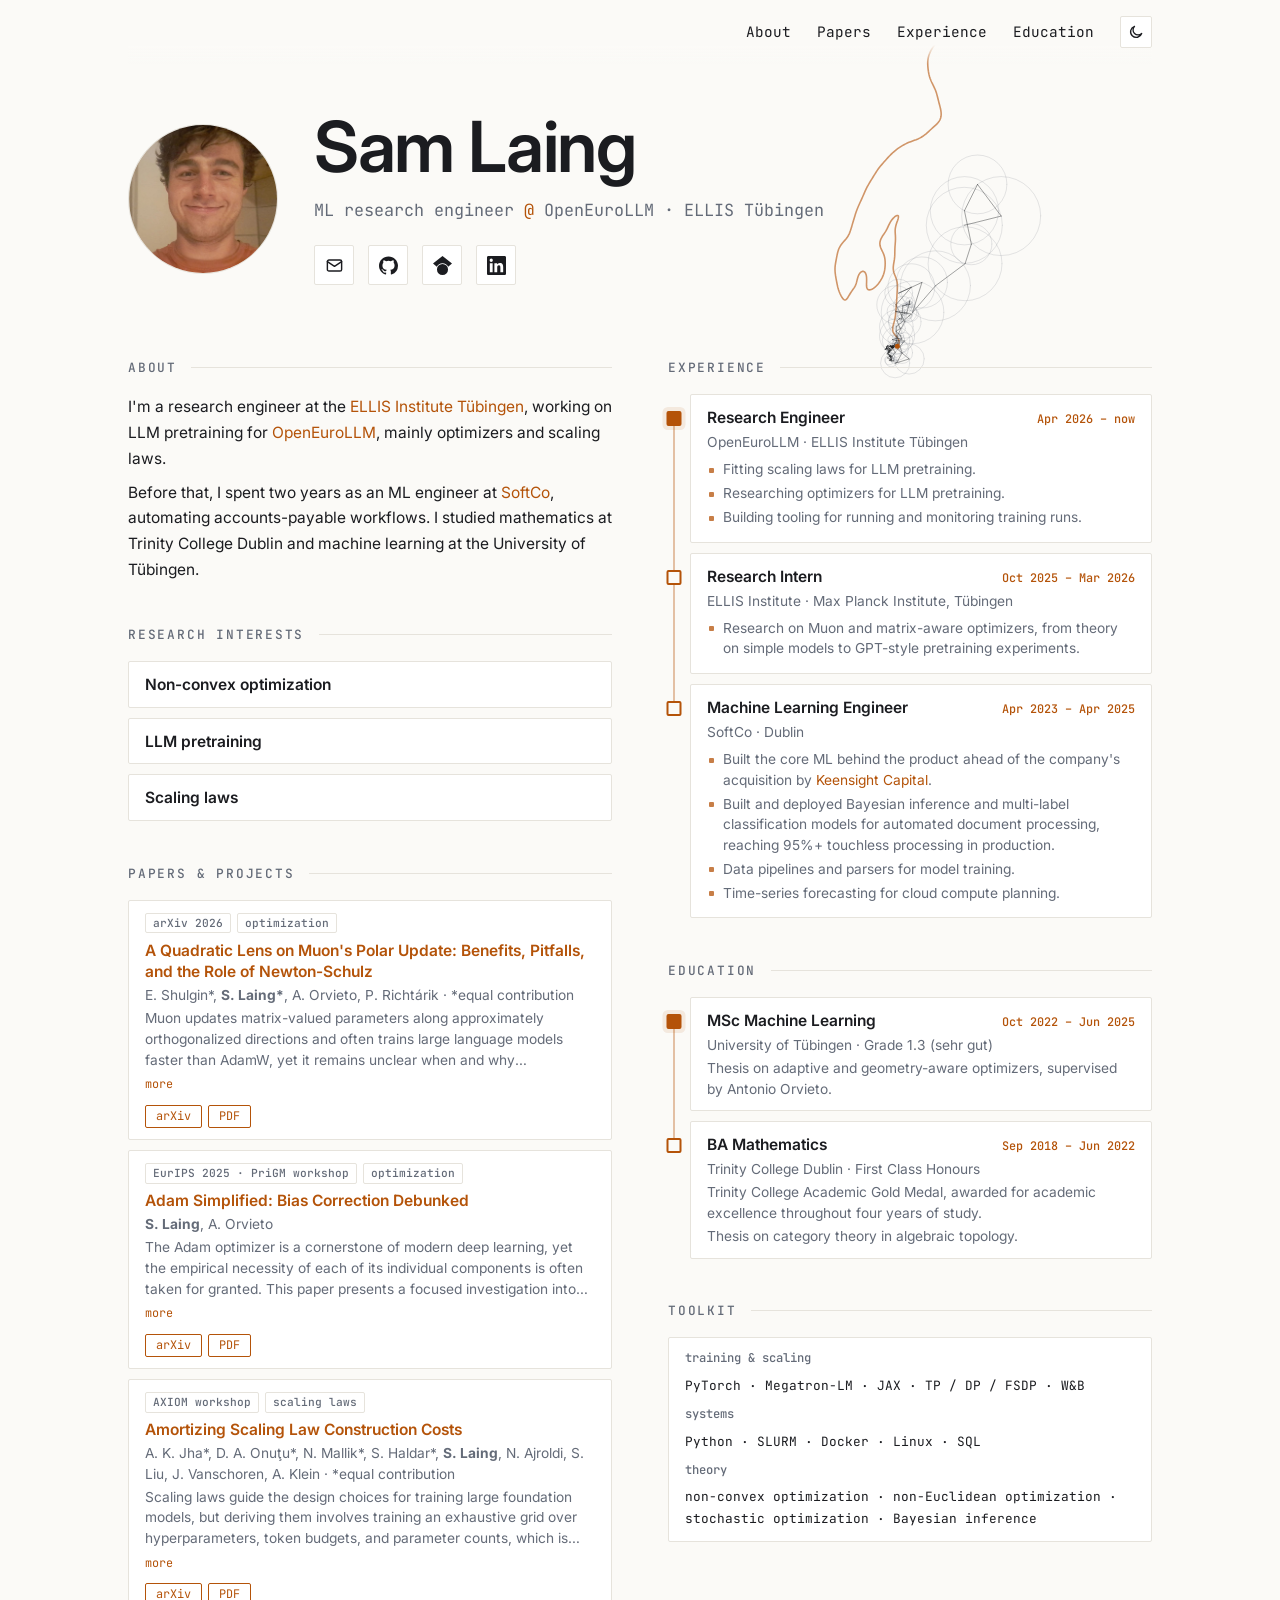
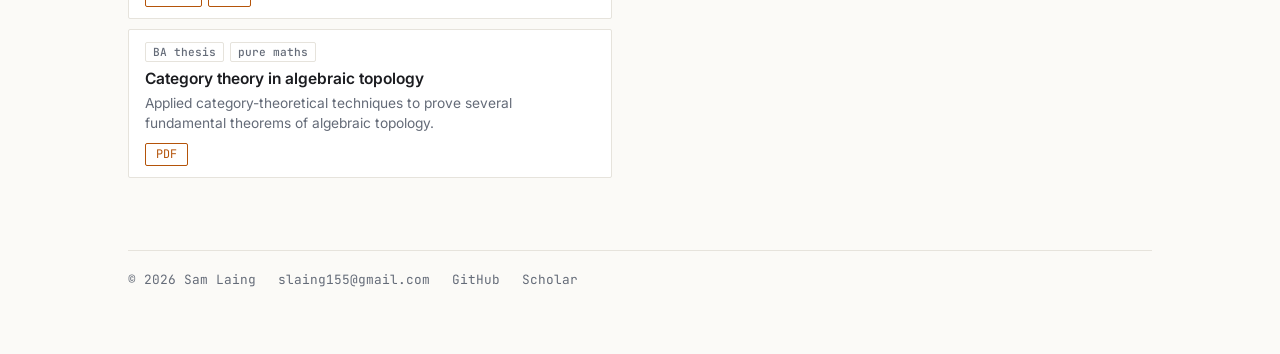
<file: index.html>
<!DOCTYPE html>
<html lang="en" data-theme="light">
<head>
<meta charset="UTF-8">
<meta name="viewport" content="width=device-width, initial-scale=1.0">
<title>Sam Laing</title>
<meta name="description" content="Research engineer working on LLM pretraining and optimization.">
<meta name="author" content="Sam Laing">
<link rel="preconnect" href="https://fonts.googleapis.com">
<link rel="preconnect" href="https://fonts.gstatic.com" crossorigin>
<link href="https://fonts.googleapis.com/css2?family=Inter:wght@400;500;600&family=JetBrains+Mono:wght@400;500;700&display=swap" rel="stylesheet">
<script>
  // apply saved theme before first paint
  try { var t = localStorage.getItem('theme'); if (t) document.documentElement.setAttribute('data-theme', t); } catch (e) {}
</script>
<style>
/* ---------- design tokens ---------- */
:root {
  --bg: #0e0f13;
  --card: #16181e;
  --card-hover: #1c1f27;
  --fg: #e7e9ee;
  --muted: #8b92a1;
  --rule: #262a33;
  --accent: #f5a524;
  --accent-soft: rgba(245, 165, 36, .14);
  --mono: 'JetBrains Mono', ui-monospace, SFMono-Regular, Menlo, monospace;
  --sans: 'Inter', system-ui, -apple-system, 'Segoe UI', sans-serif;
}
:root[data-theme="light"] {
  --bg: #fbfaf7;
  --card: #ffffff;
  --card-hover: #fffaf0;
  --fg: #1b1c20;
  --muted: #646b78;
  --rule: #e6e3dc;
  --accent: #b45309;
  --accent-soft: rgba(180, 83, 9, .1);
}

/* ---------- base ---------- */
* { box-sizing: border-box; }
html { scroll-behavior: smooth; -webkit-text-size-adjust: 100%; }
body {
  margin: 0;
  background: var(--bg);
  color: var(--fg);
  font-family: var(--sans);
  font-size: 15.5px;
  line-height: 1.65;
  -webkit-font-smoothing: antialiased;
  transition: background .25s ease, color .25s ease;
}
::selection { background: var(--accent-soft); }
a { color: var(--accent); text-decoration: none; }
a:hover { text-decoration: underline; text-underline-offset: 3px; }
p { margin: .55rem 0; }
h2 {
  font-family: var(--mono);
  font-size: .8rem;
  font-weight: 500;
  text-transform: uppercase;
  letter-spacing: .14em;
  color: var(--muted);
  margin: 2.6rem 0 1rem;
  display: flex;
  align-items: center;
  gap: .9rem;
}
h2::after { content: ""; flex: 1; height: 1px; background: var(--rule); }
.col > h2:first-child { margin-top: 0; }

.wrap {
  position: relative;
  z-index: 1;
  max-width: 1080px;
  margin: 0 auto;
  padding: 0 28px 64px;
}

/* ---------- top nav ---------- */
.topnav {
  position: sticky;
  top: 0;
  z-index: 10;
  display: flex;
  justify-content: flex-end;
  align-items: center;
  gap: 26px;
  padding: 16px 0;
  font-family: var(--mono);
  font-size: .9rem;
  background: linear-gradient(to bottom, var(--bg) 70%, transparent);
}
.topnav a { color: var(--fg); }
.topnav a:hover { color: var(--accent); text-decoration: none; }
.theme-toggle {
  display: inline-grid;
  place-items: center;
  width: 32px; height: 32px;
  padding: 0;
  border: 1px solid var(--rule);
  border-radius: 2px;
  background: var(--card);
  color: var(--fg);
  cursor: pointer;
}
.theme-toggle:hover { border-color: var(--accent); color: var(--accent); }
.theme-toggle svg { width: 16px; height: 16px; }

/* ---------- hero ---------- */
.hero {
  display: flex;
  align-items: center;
  gap: 36px;
  margin-top: 48px;
}
.hero-text { max-width: 540px; }
.hero h1 {
  margin: 0;
  font-size: clamp(2.6rem, 6.5vw, 4.4rem);
  font-weight: 600;
  line-height: 1;
  letter-spacing: -.02em;
}
.tagline {
  margin: .9rem 0 0;
  font-family: var(--mono);
  font-size: clamp(.85rem, 1.8vw, 1.05rem);
  color: var(--muted);
}
.tagline .hl { color: var(--accent); }
.hero-icons { display: flex; gap: 14px; margin-top: 1.3rem; }
.hero-icons a {
  display: inline-grid;
  place-items: center;
  width: 40px; height: 40px;
  border: 1px solid var(--rule);
  border-radius: 2px;
  background: var(--card);
  color: var(--fg);
  transition: color .2s ease, border-color .2s ease, transform .2s ease;
}
.hero-icons a:hover { color: var(--accent); border-color: var(--accent); transform: translateY(-2px); text-decoration: none; }
.hero-icons svg { width: 19px; height: 19px; }
.avatar {
  width: 150px; height: 150px;
  flex: 0 0 auto;
  border-radius: 50%;
  object-fit: cover;
  border: 1px solid var(--rule);
}

/* ---------- cartoon background: Fourier epicycles (fourier.js, data from trace/trace.py) ---------- */
.bg-stage {
  position: absolute;
  top: 0; left: 0;
  width: 100%; height: 460px;
  z-index: 0;
  overflow: hidden;
  pointer-events: none;
}
.bg-stage canvas {
  position: absolute;
  top: 0;
  left: calc(50% + 120px);           /* the empty space right of the hero text */
  width: 400px; height: 420px;
}

/* ---------- grid ---------- */
.grid {
  display: grid;
  grid-template-columns: 1fr 1fr;
  gap: 24px 56px;
  margin-top: 72px;
}

/* ---------- card (one style, used everywhere) ---------- */
.card {
  position: relative;
  padding: 12px 16px 11px;
  background: var(--card);
  border: 1px solid var(--rule);
  border-radius: 2px;
  transition: border-color .2s ease, background .2s ease;
}
.card:hover { border-color: var(--accent); background: var(--card-hover); }
.card h3 { margin: 0; font-size: .97rem; font-weight: 600; line-height: 1.4; }
.card .sub { margin: .15rem 0 0; font-size: .86rem; color: var(--muted); line-height: 1.5; }
.stack { display: grid; gap: 10px; }

/* tags + small buttons */
.tags { display: flex; flex-wrap: wrap; gap: 6px; margin-bottom: .4rem; }
.tag {
  font-family: var(--mono);
  font-size: .7rem;
  font-weight: 500;
  padding: 0 7px;
  border: 1px solid var(--rule);
  border-radius: 2px;
  color: var(--muted);
}
.btns { display: flex; flex-wrap: wrap; gap: 6px; margin-top: .55rem; }
.btns a {
  font-family: var(--mono);
  font-size: .74rem;
  padding: 1px 10px;
  border: 1px solid var(--accent);
  border-radius: 2px;
}
.btns a:hover { background: var(--accent); color: var(--bg); text-decoration: none; }

/* paper abstracts: three lines, click to read the rest */
.abstract { display: -webkit-box; -webkit-line-clamp: 3; -webkit-box-orient: vertical; overflow: hidden; cursor: pointer; }
.abstract.open { display: block; }
.more { padding: 0; border: 0; background: none; font-family: var(--mono); font-size: .74rem; color: var(--accent); cursor: pointer; }
.more:hover { text-decoration: underline; text-underline-offset: 3px; }

/* bullet points inside cards */
.pts { margin: .4rem 0 .1rem; padding: 0; list-style: none; }
.pts li { position: relative; margin: .2rem 0; padding-left: 1rem; font-size: .86rem; line-height: 1.5; color: var(--muted); }
.pts li::before { content: ""; position: absolute; left: .1rem; top: .62em; width: 5px; height: 5px; border-radius: 1px; background: var(--accent); opacity: .75; }

/* toolkit */
.skills { display: grid; gap: 10px; }
.skills h3 { margin: 0 0 .45rem; font-family: var(--mono); font-size: .76rem; font-weight: 500; color: var(--muted); text-transform: lowercase; }
.skills p { margin: 0; font-family: var(--mono); font-size: .8rem; line-height: 1.7; }

/* ---------- timeline ---------- */
.timeline { position: relative; padding-left: 22px; display: grid; gap: 10px; }
.tl-item { position: relative; }
.tl-item::before {                                   /* dot */
  content: "";
  position: absolute;
  left: -22px; top: 17px;
  width: 11px; height: 11px;
  transform: translateX(-50%) translateX(6px);
  border-radius: 2px;
  background: var(--bg);
  border: 2px solid var(--accent);
  z-index: 1;
}
.tl-item::after {                                    /* rail down to the next dot */
  content: "";
  position: absolute;
  left: -16px; top: 27px;
  width: 2px;
  height: calc(100% + 1px);
  transform: translateX(-50%);
  background: var(--accent);
  opacity: .35;
}
.tl-item:last-child::after { display: none; }
.tl-item.now::before { background: var(--accent); box-shadow: 0 0 0 4px var(--accent-soft); }
.tl-row { display: flex; justify-content: space-between; align-items: baseline; gap: 12px; }
.when { font-family: var(--mono); font-size: .74rem; font-weight: 500; color: var(--accent); white-space: nowrap; }

/* ---------- footer ---------- */
footer {
  margin-top: 72px;
  padding-top: 18px;
  border-top: 1px solid var(--rule);
  display: flex;
  flex-wrap: wrap;
  gap: 8px 22px;
  font-family: var(--mono);
  font-size: .8rem;
  color: var(--muted);
}
footer a { color: var(--muted); }
footer a:hover { color: var(--accent); }

/* ---------- responsive ---------- */
@media (max-width: 960px) {
  .bg-stage canvas { left: auto; right: -40px; opacity: .6; }
}
@media (max-width: 820px) {
  .grid { grid-template-columns: 1fr; margin-top: 48px; }
}
@media (max-width: 560px) {
  .wrap { padding: 0 16px 48px; }
  .hero { flex-direction: column; align-items: flex-start; gap: 22px; margin-top: 16px; }
  .avatar { width: 104px; height: 104px; }
  .topnav { gap: 16px; }
  .tl-row { flex-wrap: wrap; gap: 0 12px; }
  .bg-stage canvas { width: 260px; height: 280px; right: -30px; }
}
@media (prefers-reduced-motion: reduce) {
  * { transition: none !important; }
}
</style>
</head>
<body>
<div class="bg-stage" aria-hidden="true"><canvas id="bg-canvas"></canvas></div>

<div class="wrap">
  <nav class="topnav">
    <a href="#about">About</a>
    <a href="#projects">Papers</a>
    <a href="#experience">Experience</a>
    <a href="#education">Education</a>
    <button type="button" class="theme-toggle" id="theme-toggle"></button>
  </nav>

  <header class="hero">
    <img class="avatar" src="profile_photo.png" alt="Sam Laing">
    <div class="hero-text">
      <h1>Sam Laing</h1>
      <p class="tagline">ML research engineer <span class="hl">@</span> OpenEuroLLM · ELLIS Tübingen</p>
      <div class="hero-icons">
        <a href="mailto:slaing155@gmail.com" aria-label="Email" title="Email"><svg viewBox="0 0 24 24" fill="none" stroke="currentColor" stroke-width="1.8" stroke-linecap="round" stroke-linejoin="round"><rect x="3" y="5" width="18" height="14" rx="2"/><path d="m3 7 9 6 9-6"/></svg></a>
        <a href="https://github.com/sam-laing" target="_blank" rel="noopener" aria-label="GitHub" title="GitHub"><svg viewBox="0 0 24 24" fill="currentColor"><path d="M12 .5C5.37.5 0 5.78 0 12.29c0 5.2 3.44 9.6 8.21 11.16.6.11.82-.25.82-.56 0-.28-.01-1.02-.02-2-3.34.72-4.04-1.58-4.04-1.58-.55-1.36-1.33-1.73-1.33-1.73-1.09-.73.08-.72.08-.72 1.2.08 1.84 1.22 1.84 1.22 1.07 1.8 2.81 1.28 3.5.98.11-.76.42-1.28.76-1.58-2.67-.3-5.47-1.31-5.47-5.83 0-1.29.47-2.34 1.24-3.17-.13-.3-.54-1.52.12-3.17 0 0 1.01-.32 3.3 1.21a11.6 11.6 0 0 1 6 0c2.29-1.53 3.3-1.21 3.3-1.21.66 1.65.25 2.87.12 3.17.77.83 1.24 1.88 1.24 3.17 0 4.53-2.81 5.53-5.49 5.82.43.36.81 1.08.81 2.18 0 1.58-.01 2.85-.01 3.24 0 .31.21.68.83.56A12.02 12.02 0 0 0 24 12.29C24 5.78 18.63.5 12 .5Z"/></svg></a>
        <a href="https://scholar.google.com/citations?hl=en&amp;view_op=list_works&amp;user=IAvRO34AAAAJ" target="_blank" rel="noopener" aria-label="Google Scholar" title="Google Scholar"><svg viewBox="0 0 24 24" fill="currentColor"><path d="M12 24a7 7 0 1 1 0-14 7 7 0 0 1 0 14zm0-24L0 9.5l4.838 3.94A8 8 0 0 1 12 9a8 8 0 0 1 7.162 4.44L24 9.5z"/></svg></a>
        <a href="https://www.linkedin.com/in/sam-laing-196403214/" target="_blank" rel="noopener" aria-label="LinkedIn" title="LinkedIn"><svg viewBox="0 0 24 24" fill="currentColor"><path d="M20.45 20.45h-3.56v-5.57c0-1.33-.02-3.04-1.85-3.04-1.85 0-2.14 1.45-2.14 2.94v5.67H9.34V9h3.42v1.56h.05c.48-.9 1.64-1.85 3.37-1.85 3.6 0 4.27 2.37 4.27 5.46v6.28zM5.34 7.43a2.06 2.06 0 1 1 0-4.13 2.06 2.06 0 0 1 0 4.13zM7.12 20.45H3.56V9h3.56v11.45zM22.22 0H1.77C.79 0 0 .77 0 1.73v20.54C0 23.23.79 24 1.77 24h20.45c.98 0 1.78-.77 1.78-1.73V1.73C24 .77 23.2 0 22.22 0z"/></svg></a>
      </div>
    </div>
  </header>

  <div class="grid">
    <!-- LEFT: about, research interests, papers & projects -->
    <div class="col">
      <h2 id="about">about</h2>
      <p>I'm a research engineer at the <a href="https://institute-tue.ellis.eu/" target="_blank" rel="noopener">ELLIS Institute Tübingen</a>, working on LLM pretraining for <a href="https://openeurollm.eu/" target="_blank" rel="noopener">OpenEuroLLM</a>, mainly optimizers and scaling laws.</p>
      <p>Before that, I spent two years as an ML engineer at <a href="https://softco.com/" target="_blank" rel="noopener">SoftCo</a>, automating accounts-payable workflows. I studied mathematics at Trinity College Dublin and machine learning at the University of Tübingen.</p>

      <h2 id="interests">research interests</h2>
      <div class="stack">
        <div class="card">
          <h3>Non-convex optimization</h3>
        </div>
        <div class="card">
          <h3>LLM pretraining</h3>
        </div>
        <div class="card">
          <h3>Scaling laws</h3>
        </div>
      </div>

      <h2 id="projects">papers &amp; projects</h2>
      <div class="stack">
        <div class="card">
          <div class="tags"><span class="tag">arXiv 2026</span><span class="tag">optimization</span></div>
          <h3><a href="https://arxiv.org/abs/2610.30280" target="_blank" rel="noopener">A Quadratic Lens on Muon's Polar Update: Benefits, Pitfalls, and the Role of Newton-Schulz</a></h3>
          <p class="sub">E. Shulgin*, <b>S. Laing*</b>, A. Orvieto, P. Richtárik · *equal contribution</p>
          <p class="sub abstract">Muon updates matrix-valued parameters along approximately orthogonalized directions and often trains large language models faster than AdamW, yet it remains unclear when and why orthogonalization helps. We study PolarGD, the orthogonalized update at the core of Muon, on matrix quadratics, where optimizers can be analyzed in closed form, and compare update directions under line search to remove the effect of learning-rate tuning. Orthogonalization pays off when the gradient is far from low rank and its largest singular directions see high curvature. PolarGD reaches the minimizer in one step whenever the rows of the error are orthogonal with equal norms, for any Hessian, whereas gradient descent needs all Hessian eigenvalues to be equal; and unlike sign descent, PolarGD is unaffected by rotations of the problem. Over many steps, PolarGD acts as gradient descent preconditioned by the current iterate, so its speed is governed by the conditioning of the iterate rather than of the Hessian. This explains fast regimes as well as a slow one, caused by tiny singular values of the iterate, in which PolarGD is much slower than gradient descent. Finally, the few Newton-Schulz iterations used in Muon treat these tiny singular values as gradient descent does, so fewer iterations can converge faster than exact orthogonalization; in a transformer trained with Muon, about a quarter of the singular values of the attention matrices fall in this regime.</p>
          <div class="btns"><a href="https://arxiv.org/abs/2610.30280" target="_blank" rel="noopener">arXiv</a><a href="https://arxiv.org/pdf/2610.30280" target="_blank" rel="noopener">PDF</a></div>
        </div>
        <div class="card">
          <div class="tags"><span class="tag">EurIPS 2025 · PriGM workshop</span><span class="tag">optimization</span></div>
          <h3><a href="https://arxiv.org/abs/2511.20516" target="_blank" rel="noopener">Adam Simplified: Bias Correction Debunked</a></h3>
          <p class="sub"><b>S. Laing</b>, A. Orvieto</p>
          <p class="sub abstract">The Adam optimizer is a cornerstone of modern deep learning, yet the empirical necessity of each of its individual components is often taken for granted. This paper presents a focused investigation into the role of bias-correction, a feature whose contribution remains poorly understood. Through a series of systematic ablations on vision and language modelling tasks, we demonstrate that the conventional wisdom surrounding bias correction is misleading. In particular, we demonstrate that in the optimal hyper-parameter configuration, the inclusion of bias correction leads to no improvement in final test performance. Moreover, unless appropriate learning rate scheduling is implemented, the inclusion of bias correction can sometimes be detrimental to performance. We further reinterpret bias correction as a form of implicit learning rate scheduling whose behaviour is strongly dependent on the choice of smoothing hyper-parameters β<sub>1</sub>, β<sub>2</sub> ∈ [0, 1). Our findings challenge the universal inclusion of this component.</p>
          <div class="btns"><a href="https://arxiv.org/abs/2511.20516" target="_blank" rel="noopener">arXiv</a><a href="https://arxiv.org/pdf/2511.20516" target="_blank" rel="noopener">PDF</a></div>
        </div>
        <div class="card">
          <div class="tags"><span class="tag">AXIOM workshop</span><span class="tag">scaling laws</span></div>
          <h3><a href="https://arxiv.org/abs/2609.05016" target="_blank" rel="noopener">Amortizing Scaling Law Construction Costs</a></h3>
          <p class="sub">A. K. Jha*, D. A. Onuţu*, N. Mallik*, S. Haldar*, <b>S. Laing</b>, N. Ajroldi, S. Liu, J. Vanschoren, A. Klein · *equal contribution</p>
          <p class="sub abstract">Scaling laws guide the design choices for training large foundation models, but deriving them involves training an exhaustive grid over hyperparameters, token budgets, and parameter counts, which is computationally expensive. Fitting a scaling law, however, only requires the best-loss frontier across compute scales, discarding most of the trained configurations. We propose a framework for efficient scaling law construction that formulates data collection as a Bayesian optimization problem, and introduce metrics for comparing scaling law fitting methods under constrained compute budgets. We find that progressively expanding the compute budget during acquisition, mirroring the compute-ordered evaluation of configurations in practice, substantially improves recovery efficiency. Augmenting the observed configurations with surrogate-fantasized evaluations then recovers the broader experimental grid, allowing accurate scaling law fitting without training every configuration. Together, these can closely match scaling law fits over a full dense grid at computational savings of up to 10–100×.</p>
          <div class="btns"><a href="https://arxiv.org/abs/2609.05016" target="_blank" rel="noopener">arXiv</a><a href="https://arxiv.org/pdf/2609.05016" target="_blank" rel="noopener">PDF</a></div>
        </div>
        <div class="card">
          <div class="tags"><span class="tag">BA thesis</span><span class="tag">pure maths</span></div>
          <h3>Category theory in algebraic topology</h3>
          <p class="sub">Applied category-theoretical techniques to prove several fundamental theorems of algebraic topology.</p>
          <div class="btns"><a href="https://github.com/sam-laing/bachelor-thesis/blob/main/diss.pdf" target="_blank" rel="noopener">PDF</a></div>
        </div>
      </div>
    </div>

    <!-- RIGHT: experience, education, toolkit -->
    <div class="col">
      <h2 id="experience">experience</h2>
      <div class="timeline">
        <div class="tl-item now"><div class="card">
          <div class="tl-row"><h3>Research Engineer</h3><span class="when">Apr 2026 – now</span></div>
          <p class="sub">OpenEuroLLM · ELLIS Institute Tübingen</p>
          <ul class="pts">
            <li>Fitting scaling laws for LLM pretraining.</li>
            <li>Researching optimizers for LLM pretraining.</li>
            <li>Building tooling for running and monitoring training runs.</li>
          </ul>
        </div></div>
        <div class="tl-item"><div class="card">
          <div class="tl-row"><h3>Research Intern</h3><span class="when">Oct 2025 – Mar 2026</span></div>
          <p class="sub">ELLIS Institute · Max Planck Institute, Tübingen</p>
          <ul class="pts">
            <li>Research on Muon and matrix-aware optimizers, from theory on simple models to GPT-style pretraining experiments.</li>
          </ul>
        </div></div>
        <div class="tl-item"><div class="card">
          <div class="tl-row"><h3>Machine Learning Engineer</h3><span class="when">Apr 2023 – Apr 2025</span></div>
          <p class="sub">SoftCo · Dublin</p>
          <ul class="pts">
            <li>Built the core ML behind the product ahead of the company's acquisition by <a href="https://keensight.com/" target="_blank" rel="noopener">Keensight Capital</a>.</li>
            <li>Built and deployed Bayesian inference and multi-label classification models for automated document processing, reaching 95%+ touchless processing in production.</li>
            <li>Data pipelines and parsers for model training.</li>
            <li>Time-series forecasting for cloud compute planning.</li>
          </ul>
        </div></div>
      </div>

      <h2 id="education">education</h2>
      <div class="timeline">
        <div class="tl-item now"><div class="card">
          <div class="tl-row"><h3>MSc Machine Learning</h3><span class="when">Oct 2022 – Jun 2025</span></div>
          <p class="sub">University of Tübingen · Grade 1.3 (sehr gut)</p>
          <p class="sub">Thesis on adaptive and geometry-aware optimizers, supervised by Antonio Orvieto.</p>
        </div></div>
        <div class="tl-item"><div class="card">
          <div class="tl-row"><h3>BA Mathematics</h3><span class="when">Sep 2018 – Jun 2022</span></div>
          <p class="sub">Trinity College Dublin · First Class Honours</p>
          <p class="sub">Trinity College Academic Gold Medal, awarded for academic excellence throughout four years of study.</p>
          <p class="sub">Thesis on category theory in algebraic topology.</p>
        </div></div>
      </div>

      <h2 id="toolkit">toolkit</h2>
      <div class="card skills">
        <div><h3>training &amp; scaling</h3><p>PyTorch · Megatron-LM · JAX · TP / DP / FSDP · W&amp;B</p></div>
        <div><h3>systems</h3><p>Python · SLURM · Docker · Linux · SQL</p></div>
        <div><h3>theory</h3><p>non-convex optimization · non-Euclidean optimization · stochastic optimization · Bayesian inference</p></div>
      </div>
    </div>
  </div>

  <footer>
    <span>© 2026 Sam Laing</span>
    <a href="mailto:slaing155@gmail.com">slaing155@gmail.com</a>
    <a href="https://github.com/sam-laing" target="_blank" rel="noopener">GitHub</a>
    <a href="https://scholar.google.com/citations?hl=en&amp;view_op=list_works&amp;user=IAvRO34AAAAJ" target="_blank" rel="noopener">Scholar</a>
  </footer>
</div>

<script>
/* theme toggle */
(function () {
  var root = document.documentElement, btn = document.getElementById('theme-toggle');
  var SUN = '<svg viewBox="0 0 24 24" fill="none" stroke="currentColor" stroke-width="2" stroke-linecap="round"><circle cx="12" cy="12" r="4.2"/><path d="M12 2.5v2.3M12 19.2v2.3M2.5 12h2.3M19.2 12h2.3M5.3 5.3l1.6 1.6M17.1 17.1l1.6 1.6M5.3 18.7l1.6-1.6M17.1 6.9l1.6-1.6"/></svg>';
  var MOON = '<svg viewBox="0 0 24 24" fill="none" stroke="currentColor" stroke-width="2" stroke-linecap="round" stroke-linejoin="round"><path d="M20.5 14.2A8.5 8.5 0 1 1 9.8 3.5a6.8 6.8 0 0 0 10.7 10.7z"/></svg>';
  function paint() {
    var dark = root.getAttribute('data-theme') !== 'light';
    btn.innerHTML = dark ? SUN : MOON;
    btn.setAttribute('aria-label', dark ? 'Switch to light mode' : 'Switch to dark mode');
  }
  btn.addEventListener('click', function () {
    var next = root.getAttribute('data-theme') === 'light' ? 'dark' : 'light';
    root.setAttribute('data-theme', next);
    try { localStorage.setItem('theme', next); } catch (e) {}
    paint();
  });
  paint();
})();
</script>
<script>
/* expand / collapse paper abstracts */
document.querySelectorAll('.abstract').forEach(function (p) {
  var btn = document.createElement('button');
  btn.type = 'button'; btn.className = 'more'; btn.textContent = 'more';
  btn.setAttribute('aria-expanded', 'false');
  p.after(btn);
  function toggle() {
    var open = p.classList.toggle('open');
    btn.textContent = open ? 'less' : 'more';
    btn.setAttribute('aria-expanded', open);
  }
  btn.addEventListener('click', toggle);
  p.addEventListener('click', toggle);
});
</script>
<script src="characters.js"></script>
<script src="fourier.js"></script>
</body>
</html>
</file>
